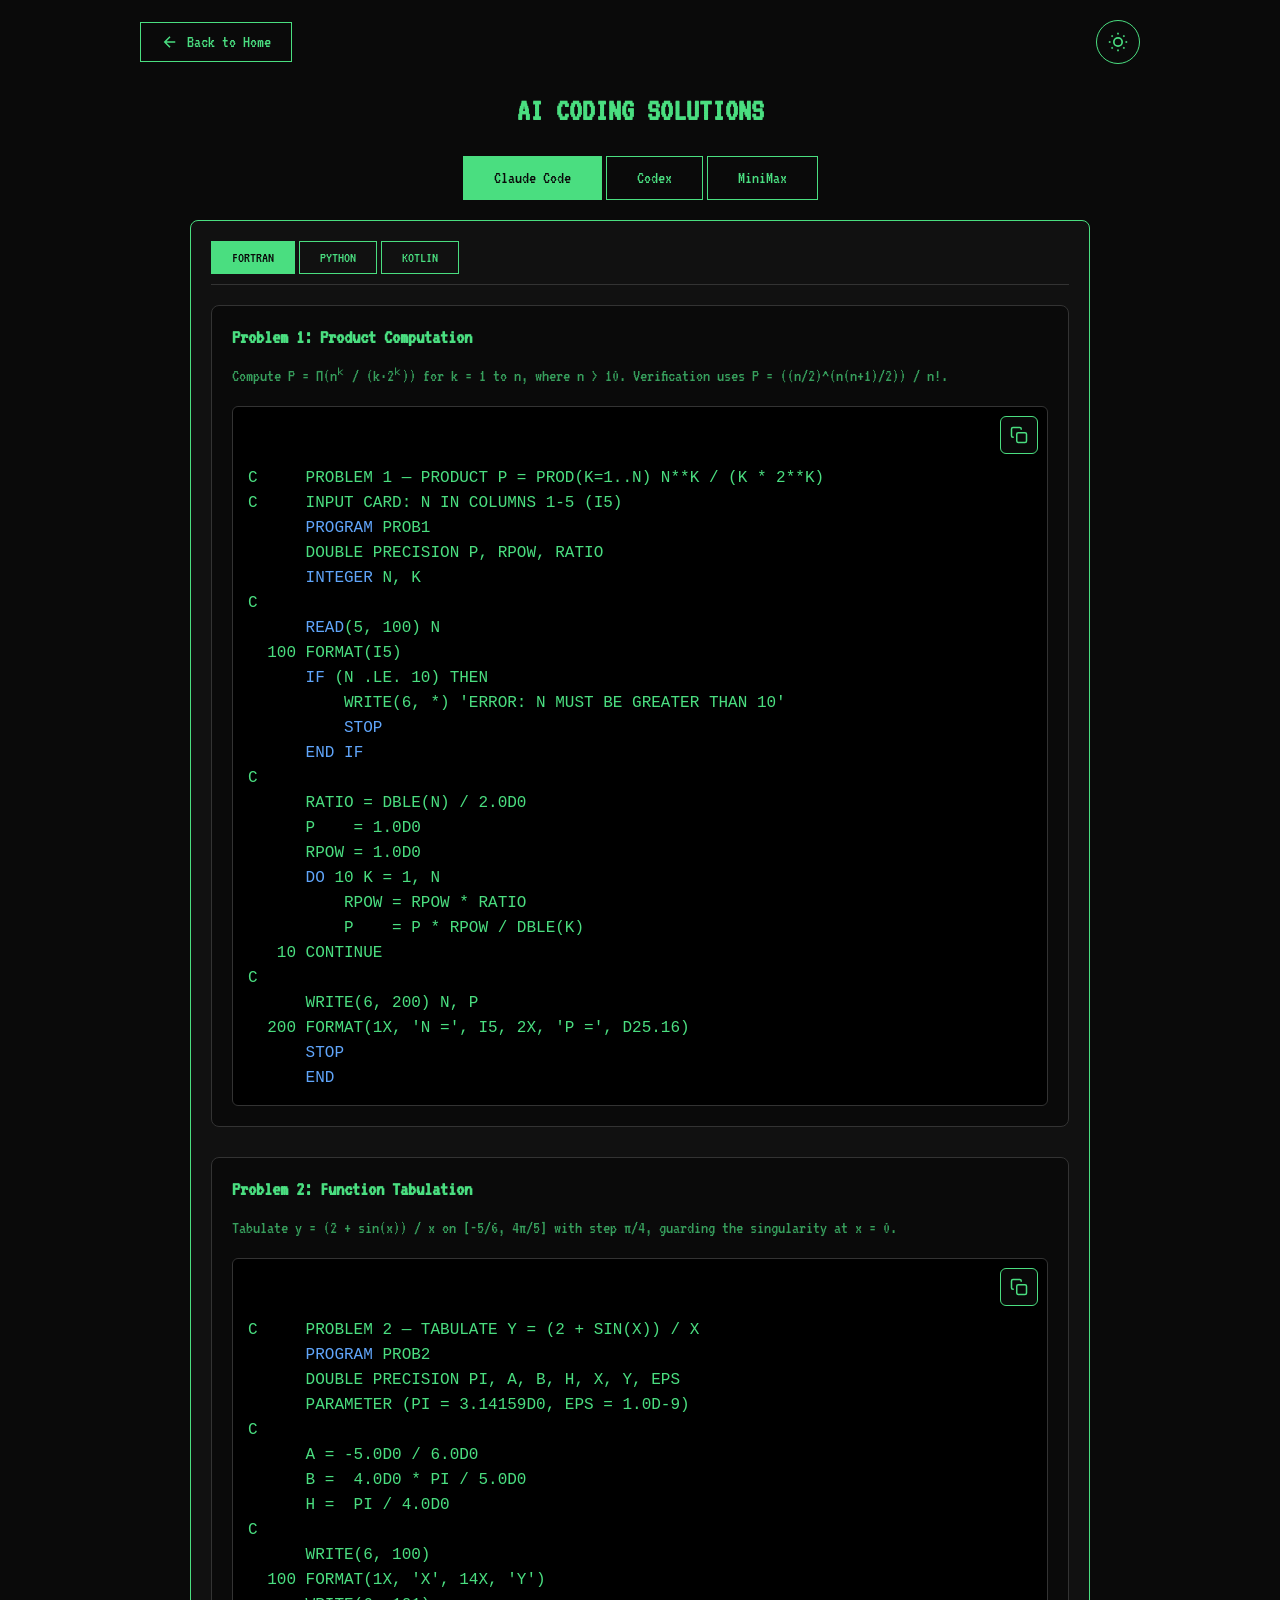
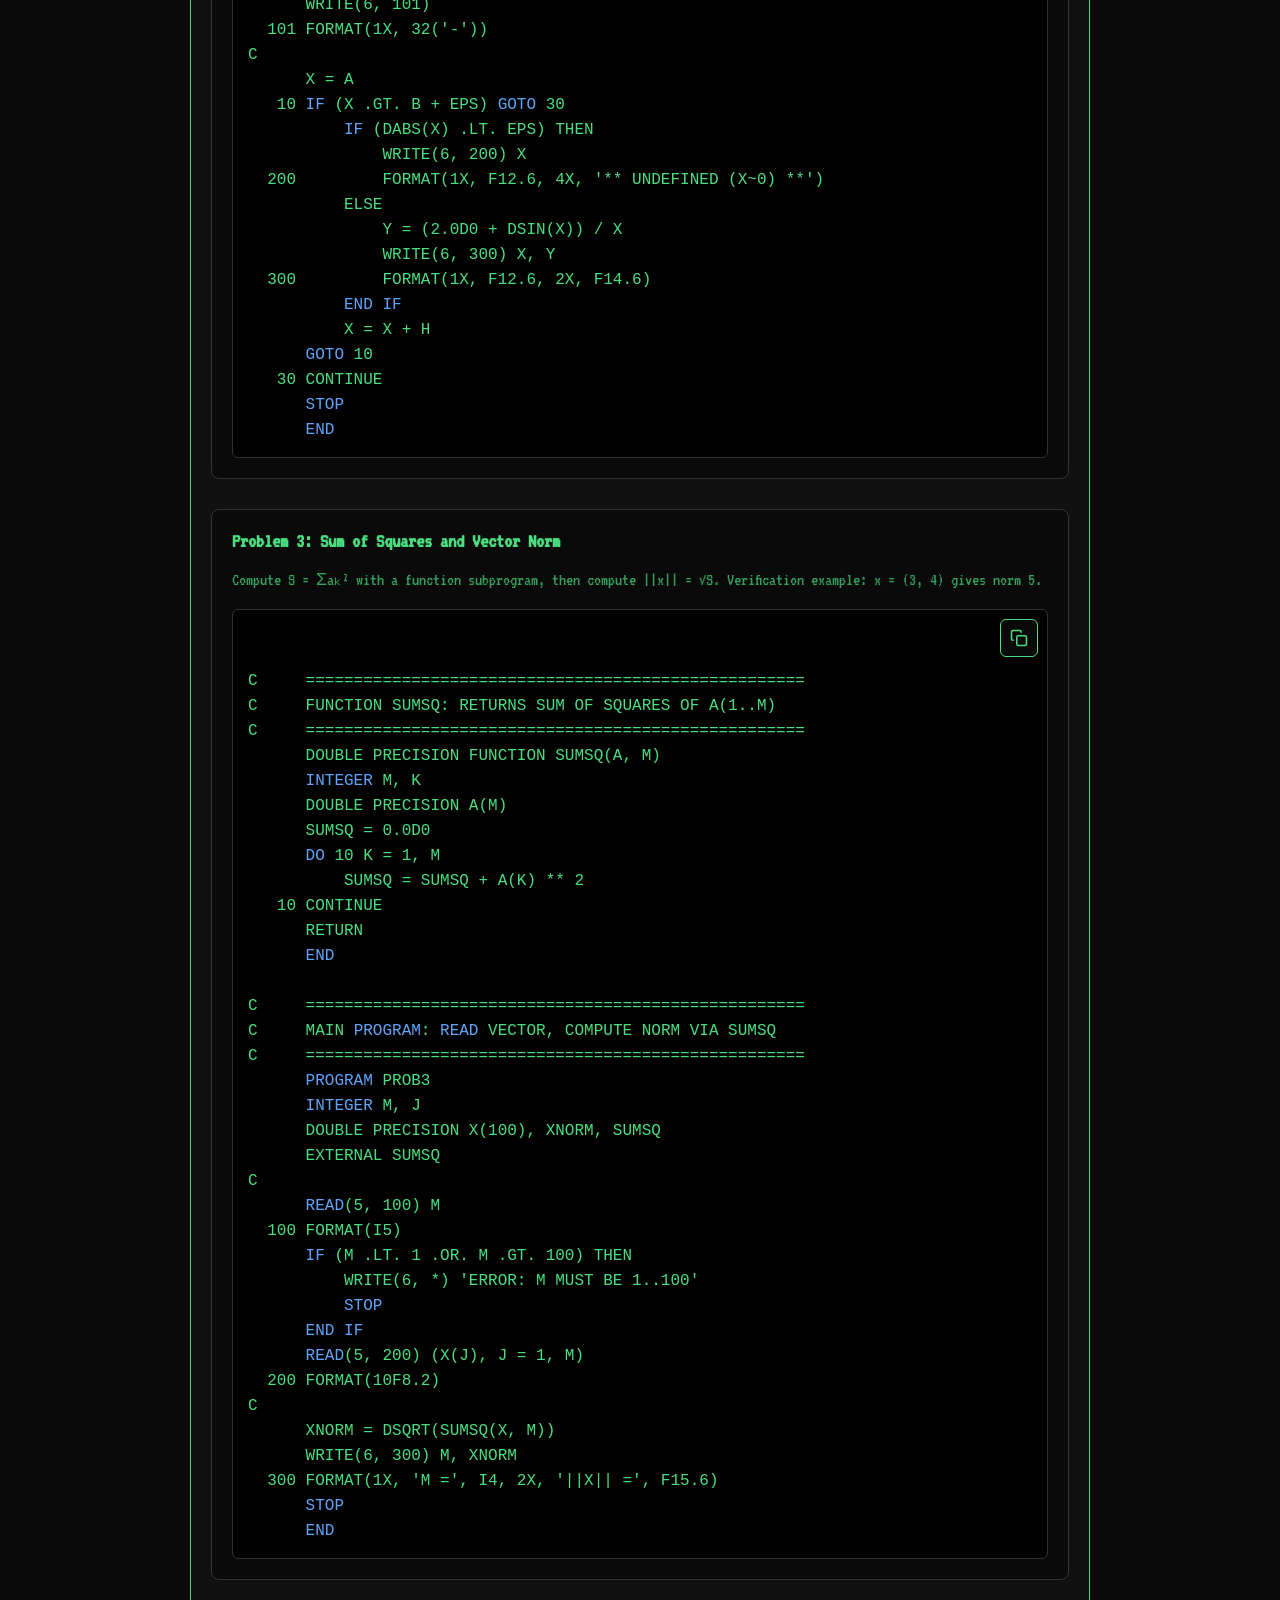
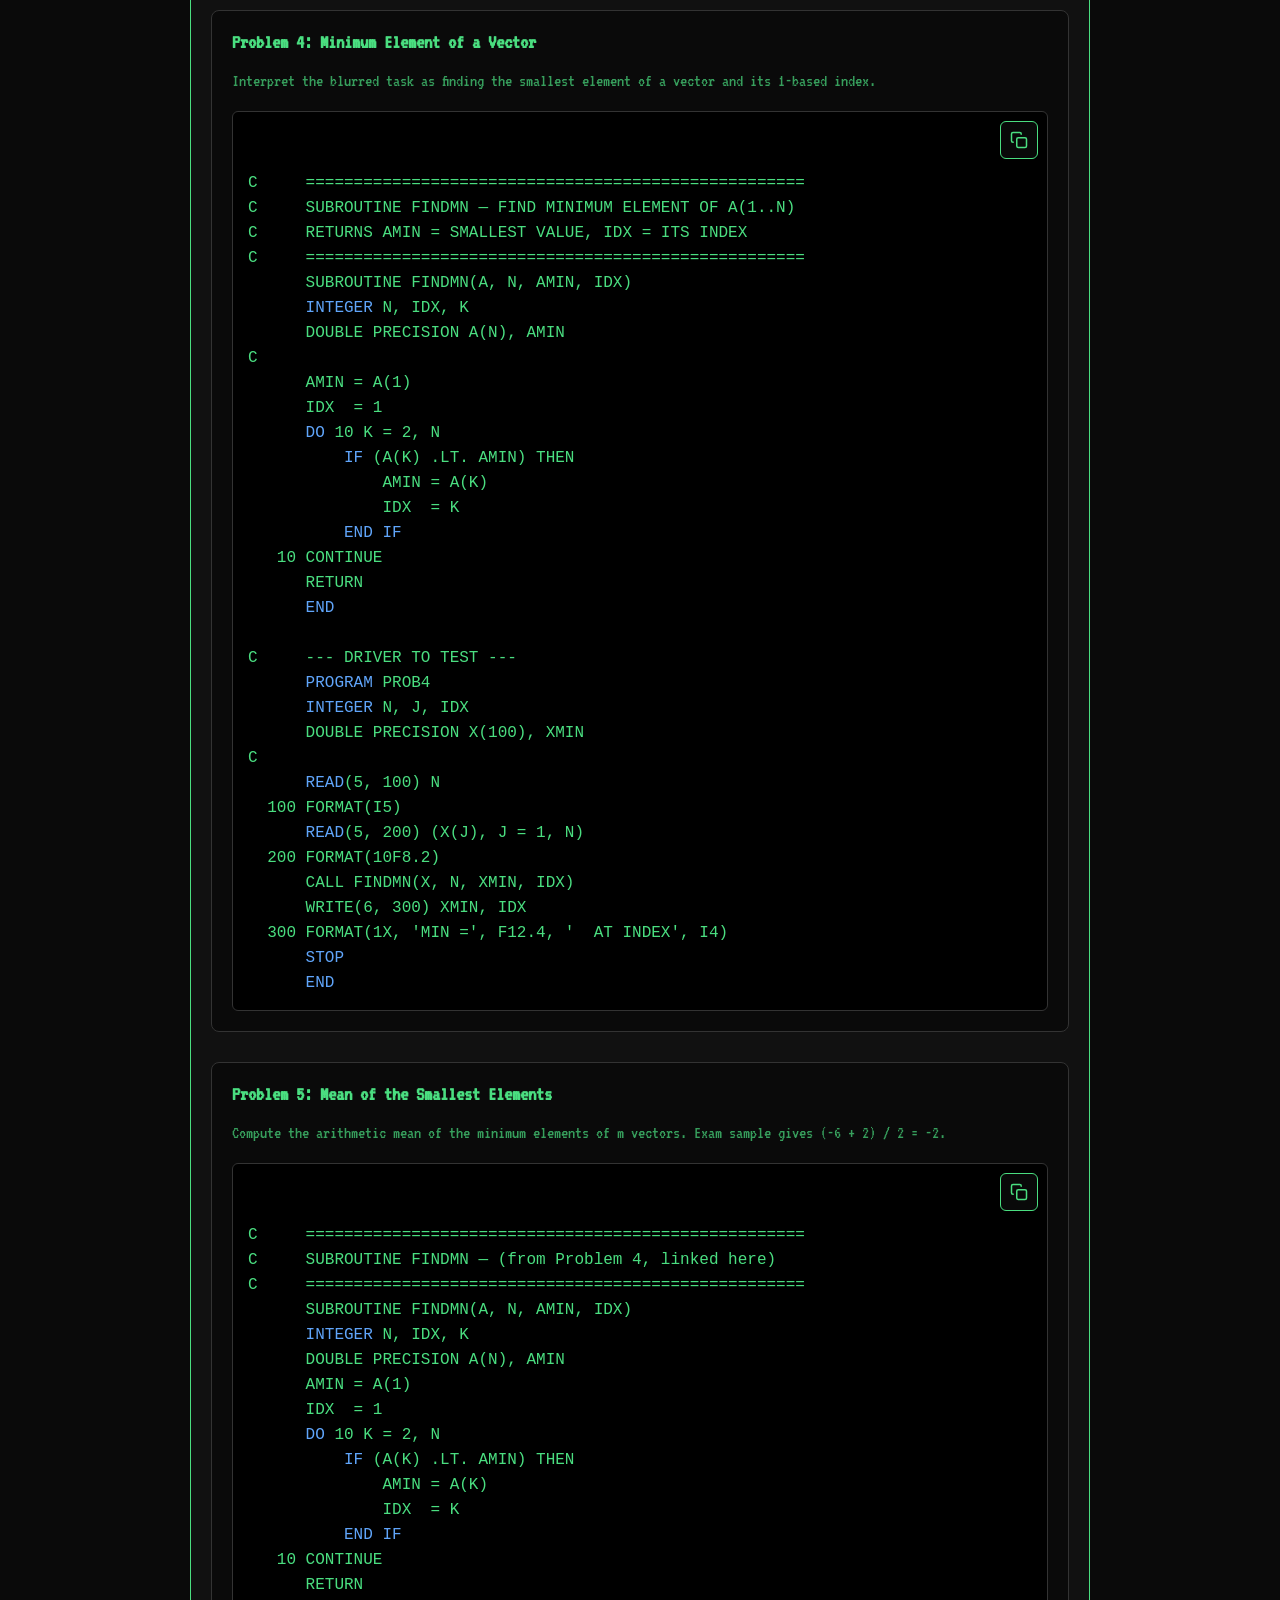
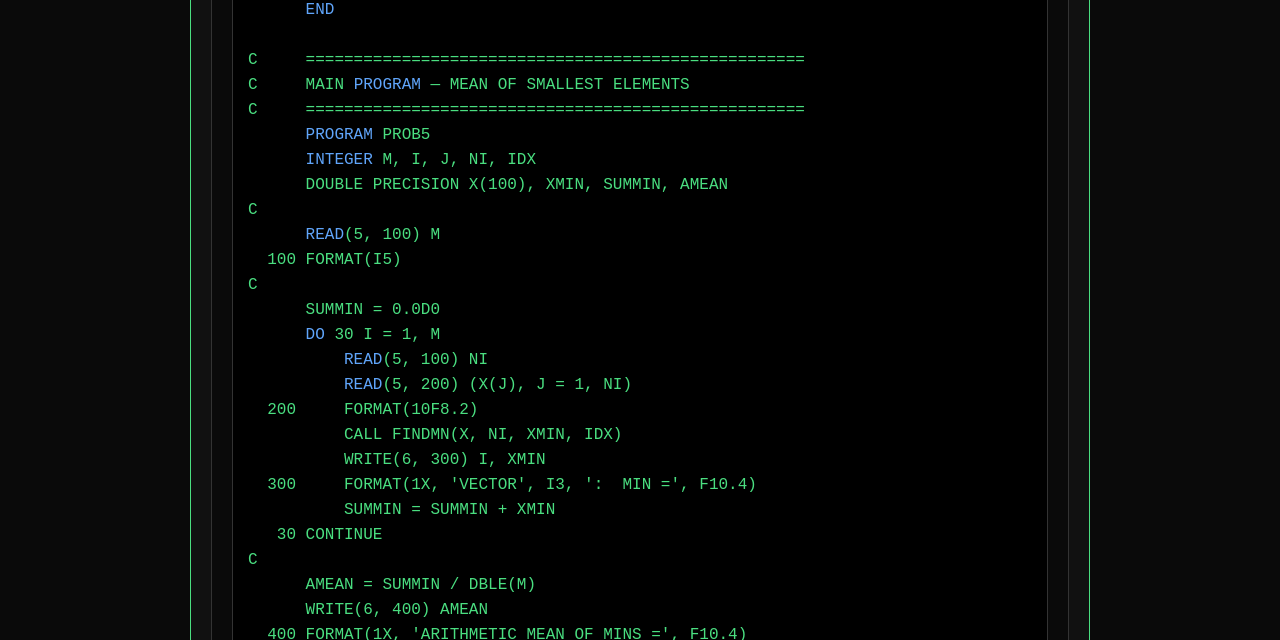
<file: solutions.html>
<!DOCTYPE html>
<html lang="en">
<head>
  <meta charset="UTF-8">
  <meta name="viewport" content="width=device-width, initial-scale=1.0">
  <title>Solutions - Fortran meets AI</title>
  <meta name="description" content="Run and compare Python, FORTRAN, and Kotlin solutions for a 1978 programming exam across Claude, Codex, and MiniMax.">
  <link rel="canonical" href="https://viksaaskool.github.io/Fortran-meets-AI/solutions.html">
  
  <!-- Open Graph / Facebook -->
  <meta property="og:type" content="website">
  <meta property="og:url" content="https://viksaaskool.github.io/Fortran-meets-AI/solutions.html">
  <meta property="og:title" content="Solutions - Fortran meets AI">
  <meta property="og:description" content="Run and compare Python, FORTRAN, and Kotlin solutions for a 1978 programming exam across Claude, Codex, and MiniMax.">
  <meta property="og:image" content="https://is.gd/uXvEud">
  <meta property="og:image:secure_url" content="https://is.gd/uXvEud">
  <meta property="og:image:alt" content="Fortran meets AI preview image">
  
  <!-- Twitter -->
  <meta property="twitter:card" content="summary_large_image">
  <meta property="twitter:url" content="https://viksaaskool.github.io/Fortran-meets-AI/solutions.html">
  <meta property="twitter:title" content="Solutions - Fortran meets AI">
  <meta property="twitter:description" content="Run and compare Python, FORTRAN, and Kotlin solutions for a 1978 programming exam across Claude, Codex, and MiniMax.">
  <meta property="twitter:image" content="https://is.gd/uXvEud">
  <meta property="twitter:image:alt" content="Fortran meets AI preview image">
  <link rel="preconnect" href="https://fonts.googleapis.com">
  <link rel="preconnect" href="https://fonts.gstatic.com" crossorigin>
  <link href="https://fonts.googleapis.com/css2?family=VT323&display=swap" rel="stylesheet">
  <style>
    * { margin: 0; padding: 0; box-sizing: border-box; }
    
    body { 
      font-family: 'VT323', 'Courier New', monospace; 
      background: #0a0a0a;
      color: #4ade80;
      min-height: 100vh;
      padding: 20px;
      font-size: 18px;
    }
    
    .header {
      display: flex;
      justify-content: space-between;
      align-items: center;
      max-width: 1000px;
      margin: 0 auto 30px;
    }
    
    .back-btn {
      display: inline-flex;
      align-items: center;
      gap: 8px;
      padding: 10px 20px;
      color: #4ade80;
      text-decoration: none;
      font-size: 1.1rem;
      transition: opacity 0.2s;
      border: 1px solid #4ade80;
    }
    .back-btn:hover { opacity: 0.7; }
    .back-btn svg { width: 18px; height: 18px; }
    
    .theme-toggle { 
      width: 44px; height: 44px; cursor: pointer; border-radius: 50%; border: 1px solid #4ade80;
      background: transparent; color: #4ade80; font-size: 20px; display: flex; align-items: center; justify-content: center;
      transition: transform 0.3s, background 0.3s;
    }
    .theme-toggle:hover { transform: scale(1.1); background: rgba(74, 222, 128, 0.1); }
    
    .theme-toggle .icon { display: block; }
    .theme-toggle .icon-moon { display: none; }
    body.light .theme-toggle .icon-sun { display: none; }
    body.light .theme-toggle .icon-moon { display: block; }
    
    h1 { text-align: center; color: #4ade80; margin-bottom: 30px; font-size: 2rem; text-transform: uppercase; }
    body.light h1 { color: #16a34a; }
    
    .tabs { display: flex; justify-content: center; gap: 4px; margin-bottom: 20px; flex-wrap: wrap; }
    .tab-btn { padding: 12px 30px; background: transparent; border: 1px solid #4ade80; color: #4ade80; cursor: pointer; font-size: 1.1rem; font-family: inherit; }
    body.light .tab-btn { border-color: #16a34a; color: #16a34a; }
    .tab-btn:hover { background: rgba(74, 222, 128, 0.1); }
    .tab-btn.active { background: #4ade80; color: #0a0a0a; }
    body.light .tab-btn.active { background: #16a34a; color: #fff; }
    
    .tab-content { display: none; background: #111; border: 1px solid #4ade80; border-radius: 8px; padding: 20px; max-width: 900px; margin: 0 auto; }
    body.light .tab-content { background: #f5f5f5; border-color: #16a34a; }
    .tab-content.active { display: block; }
    
    .lang-tabs { display: flex; gap: 4px; margin-bottom: 20px; border-bottom: 1px solid #333; padding-bottom: 10px; flex-wrap: wrap; }
    body.light .lang-tabs { border-color: #ddd; }
    .lang-btn { padding: 8px 20px; background: transparent; border: 1px solid #4ade80; color: #4ade80; cursor: pointer; font-size: 0.95rem; font-family: inherit; }
    body.light .lang-btn { border-color: #16a34a; color: #16a34a; }
    .lang-btn:hover { background: rgba(74, 222, 128, 0.1); }
    .lang-btn.active { background: #4ade80; color: #0a0a0a; }
    body.light .lang-btn.active { background: #16a34a; color: #fff; }
    
    .lang-content { display: none; }
    .lang-content.active { display: block; }
    
    .problem { margin-bottom: 30px; padding: 20px; background: #0a0a0a; border: 1px solid #333; border-radius: 8px; }
    body.light .problem { background: #fff; border-color: #ddd; }
    .problem h2 { color: #4ade80; margin-bottom: 15px; font-size: 1.3rem; }
    body.light .problem h2 { color: #16a34a; }
    .problem p { color: #4ade80; opacity: 0.7; margin-bottom: 15px; line-height: 1.6; }
    body.light .problem p { color: #333; }
    .code-block { position: relative; }
    .copy-btn {
      width: 38px;
      height: 38px;
      border: 1px solid #4ade80;
      background: rgba(10, 10, 10, 0.9);
      color: #4ade80;
      border-radius: 6px;
      cursor: pointer;
      display: inline-flex;
      align-items: center;
      justify-content: center;
      transition: background 0.2s ease, transform 0.2s ease, opacity 0.2s ease;
      z-index: 1;
    }
    .copy-btn:hover { background: rgba(74, 222, 128, 0.12); transform: scale(1.05); }
    .copy-btn.copied { background: #4ade80; color: #0a0a0a; }
    .copy-btn svg { width: 18px; height: 18px; }
    .code-actions {
      position: absolute;
      top: 10px;
      right: 10px;
      display: flex;
      gap: 8px;
      align-items: center;
      z-index: 1;
    }
    body.light .copy-btn {
      border-color: #16a34a;
      color: #16a34a;
      background: rgba(255, 255, 255, 0.95);
    }
    body.light .copy-btn:hover { background: rgba(22, 163, 74, 0.12); }
    body.light .copy-btn.copied { background: #16a34a; color: #fff; }
    .toast {
      position: fixed;
      right: 24px;
      bottom: 24px;
      padding: 14px 20px;
      border: 1px solid #4ade80;
      background: rgba(0, 0, 0, 0.92);
      color: #4ade80;
      border-radius: 8px;
      box-shadow: 0 18px 40px rgba(0, 0, 0, 0.35);
      font-size: 1rem;
      opacity: 0;
      transform: translateY(16px);
      pointer-events: none;
      transition: opacity 0.2s ease, transform 0.2s ease;
      z-index: 2000;
    }
    .toast.visible {
      opacity: 1;
      transform: translateY(0);
    }
    body.light .toast {
      border-color: #16a34a;
      background: rgba(255, 255, 255, 0.96);
      color: #16a34a;
    }
    .run-btn {
      width: auto;
      min-width: 74px;
      padding: 0 12px;
      font-family: inherit;
      font-size: 0.95rem;
      text-transform: uppercase;
      letter-spacing: 0.03em;
    }
    .run-btn:disabled {
      opacity: 0.6;
      cursor: wait;
      transform: none;
    }
    .run-output {
      margin-top: 12px;
      border: 1px solid #333;
      border-radius: 6px;
      background: #050505;
      overflow: hidden;
    }
    .run-output.hidden {
      display: none;
    }
    .run-output-header {
      display: flex;
      justify-content: space-between;
      align-items: center;
      padding: 10px 14px;
      border-bottom: 1px solid #222;
      color: #4ade80;
      background: rgba(74, 222, 128, 0.05);
    }
    .run-output-title {
      text-transform: uppercase;
      letter-spacing: 0.04em;
      font-size: 0.95rem;
    }
    .run-time {
      opacity: 0.8;
      font-size: 0.9rem;
    }
    .run-output pre {
      margin: 0;
      padding: 14px;
      padding-top: 14px;
      border: 0;
      border-radius: 0;
      background: transparent;
      white-space: pre-wrap;
      word-break: break-word;
    }
    body.light .run-output {
      border-color: #d6d6d6;
      background: #fafafa;
    }
    body.light .run-output-header {
      border-bottom-color: #dcdcdc;
      color: #16a34a;
      background: rgba(22, 163, 74, 0.08);
    }
    body.light .run-output pre {
      background: transparent;
      color: #111;
    }
    pre { background: #000; padding: 15px; padding-top: 58px; border-radius: 6px; overflow-x: auto; font-family: 'VT323', 'Courier New', monospace; font-size: 1rem; line-height: 1.5; border: 1px solid #333; }
    body.light pre { background: #1a1a1a; }
    
    .keyword { color: #60a5fa; }
    .comment { color: #6a9955; }
    .number { color: #b5cea8; }
    .string { color: #ce9178; }
    
    @media (max-width: 600px) {
      .header { flex-direction: column; gap: 15px; }
      .tabs { gap: 2px; }
      .tab-btn { padding: 10px 15px; font-size: 0.95rem; }
      .lang-btn { padding: 6px 12px; font-size: 0.85rem; }
    }
  </style>
</head>
<body>
  <div class="header">
    <a href="index.html" class="back-btn">
      <svg xmlns="http://www.w3.org/2000/svg" viewBox="0 0 24 24" fill="none" stroke="currentColor" stroke-width="2"><path d="M19 12H5M12 19l-7-7 7-7"/></svg>
      Back to Home
    </a>
    <button class="theme-toggle" onclick="toggleTheme()">
      <svg class="icon icon-sun" xmlns="http://www.w3.org/2000/svg" width="20" height="20" viewBox="0 0 24 24" fill="none" stroke="currentColor" stroke-width="2"><circle cx="12" cy="12" r="5"></circle><line x1="12" y1="1" x2="12" y2="3"></line><line x1="12" y1="21" x2="12" y2="23"></line><line x1="4.22" y1="4.22" x2="5.64" y2="5.64"></line><line x1="18.36" y1="18.36" x2="19.78" y2="19.78"></line><line x1="1" y1="12" x2="3" y2="12"></line><line x1="21" y1="12" x2="23" y2="12"></line><line x1="4.22" y1="19.78" x2="5.64" y2="18.36"></line><line x1="18.36" y1="5.64" x2="19.78" y2="4.22"></line></svg>
      <svg class="icon icon-moon" xmlns="http://www.w3.org/2000/svg" width="20" height="20" viewBox="0 0 24 24" fill="none" stroke="currentColor" stroke-width="2"><path d="M21 12.79A9 9 0 1 1 11.21 3 7 7 0 0 0 21 12.79z"></path></svg>
    </button>
  </div>
  
  <h1>AI Coding Solutions</h1>

  <div class="tabs">
    <button class="tab-btn active" onclick="showModel('claude')">Claude Code</button>
    <button class="tab-btn" onclick="showModel('codex')">Codex</button>
    <button class="tab-btn" onclick="showModel('minimax')">MiniMax</button>
  </div>

  <!-- Claude -->
  <div id="claude" class="tab-content active">
    <div class="lang-tabs">
      <button class="lang-btn active" onclick="showLang('claude', 'fortran')">FORTRAN</button>
      <button class="lang-btn" onclick="showLang('claude', 'python')">PYTHON</button>
      <button class="lang-btn" onclick="showLang('claude', 'kotlin')">KOTLIN</button>
    </div>
    <div id="claude-fortran" class="lang-content active"><p style="text-align:center;padding:40px;opacity:0.5;">Coming soon...</p></div>
    <div id="claude-python" class="lang-content"><p style="text-align:center;padding:40px;opacity:0.5;">Coming soon...</p></div>
    <div id="claude-kotlin" class="lang-content"><p style="text-align:center;padding:40px;opacity:0.5;">Coming soon...</p></div>
  </div>

  <!-- Codex -->
  <div id="codex" class="tab-content">
    <div class="lang-tabs">
      <button class="lang-btn active" onclick="showLang('codex', 'fortran')">FORTRAN</button>
      <button class="lang-btn" onclick="showLang('codex', 'python')">PYTHON</button>
      <button class="lang-btn" onclick="showLang('codex', 'kotlin')">KOTLIN</button>
    </div>
    <div id="codex-fortran" class="lang-content active"><p style="text-align:center;padding:40px;opacity:0.5;">Coming soon...</p></div>
    <div id="codex-python" class="lang-content"><p style="text-align:center;padding:40px;opacity:0.5;">Coming soon...</p></div>
    <div id="codex-kotlin" class="lang-content"><p style="text-align:center;padding:40px;opacity:0.5;">Coming soon...</p></div>
  </div>

  <!-- MiniMax -->
  <div id="minimax" class="tab-content">
    <div class="lang-tabs">
      <button class="lang-btn active" onclick="showLang('minimax', 'fortran')">FORTRAN</button>
      <button class="lang-btn" onclick="showLang('minimax', 'python')">PYTHON</button>
      <button class="lang-btn" onclick="showLang('minimax', 'kotlin')">KOTLIN</button>
    </div>
    <div id="minimax-fortran" class="lang-content active"></div>
    <div id="minimax-python" class="lang-content"></div>
    <div id="minimax-kotlin" class="lang-content"></div>
  </div>

  <div id="toast" class="toast" role="status" aria-live="polite">Code snippet copied</div>

  <script>
    var pyodideReadyPromise = null;
    var pyodideInstance = null;
    var selectedLangByModel = {
      claude: 'fortran',
      codex: 'fortran',
      minimax: 'fortran'
    };
    var data = {
      claude: {
        fortran: [
          { title: "Problem 1: Product Computation", desc: "Compute P = ∏(nᵏ / (k·2ᵏ)) for k = 1 to n, where n > 10. Verification uses P = ((n/2)^(n(n+1)/2)) / n!.", code: "C     PROBLEM 1 — PRODUCT P = PROD(K=1..N) N**K / (K * 2**K)\nC     INPUT CARD: N IN COLUMNS 1-5 (I5)\n      PROGRAM PROB1\n      DOUBLE PRECISION P, RPOW, RATIO\n      INTEGER N, K\nC\n      READ(5, 100) N\n  100 FORMAT(I5)\n      IF (N .LE. 10) THEN\n          WRITE(6, *) 'ERROR: N MUST BE GREATER THAN 10'\n          STOP\n      END IF\nC\n      RATIO = DBLE(N) / 2.0D0\n      P    = 1.0D0\n      RPOW = 1.0D0\n      DO 10 K = 1, N\n          RPOW = RPOW * RATIO\n          P    = P * RPOW / DBLE(K)\n   10 CONTINUE\nC\n      WRITE(6, 200) N, P\n  200 FORMAT(1X, 'N =', I5, 2X, 'P =', D25.16)\n      STOP\n      END" },
          { title: "Problem 2: Function Tabulation", desc: "Tabulate y = (2 + sin(x)) / x on [-5/6, 4π/5] with step π/4, guarding the singularity at x = 0.", code: "C     PROBLEM 2 — TABULATE Y = (2 + SIN(X)) / X\n      PROGRAM PROB2\n      DOUBLE PRECISION PI, A, B, H, X, Y, EPS\n      PARAMETER (PI = 3.14159D0, EPS = 1.0D-9)\nC\n      A = -5.0D0 / 6.0D0\n      B =  4.0D0 * PI / 5.0D0\n      H =  PI / 4.0D0\nC\n      WRITE(6, 100)\n  100 FORMAT(1X, 'X', 14X, 'Y')\n      WRITE(6, 101)\n  101 FORMAT(1X, 32('-'))\nC\n      X = A\n   10 IF (X .GT. B + EPS) GOTO 30\n          IF (DABS(X) .LT. EPS) THEN\n              WRITE(6, 200) X\n  200         FORMAT(1X, F12.6, 4X, '** UNDEFINED (X~0) **')\n          ELSE\n              Y = (2.0D0 + DSIN(X)) / X\n              WRITE(6, 300) X, Y\n  300         FORMAT(1X, F12.6, 2X, F14.6)\n          END IF\n          X = X + H\n      GOTO 10\n   30 CONTINUE\n      STOP\n      END" },
          { title: "Problem 3: Sum of Squares and Vector Norm", desc: "Compute S = Σaₖ² with a function subprogram, then compute ||x|| = √S. Verification example: x = (3, 4) gives norm 5.", code: "C     ====================================================\nC     FUNCTION SUMSQ: RETURNS SUM OF SQUARES OF A(1..M)\nC     ====================================================\n      DOUBLE PRECISION FUNCTION SUMSQ(A, M)\n      INTEGER M, K\n      DOUBLE PRECISION A(M)\n      SUMSQ = 0.0D0\n      DO 10 K = 1, M\n          SUMSQ = SUMSQ + A(K) ** 2\n   10 CONTINUE\n      RETURN\n      END\n\nC     ====================================================\nC     MAIN PROGRAM: READ VECTOR, COMPUTE NORM VIA SUMSQ\nC     ====================================================\n      PROGRAM PROB3\n      INTEGER M, J\n      DOUBLE PRECISION X(100), XNORM, SUMSQ\n      EXTERNAL SUMSQ\nC\n      READ(5, 100) M\n  100 FORMAT(I5)\n      IF (M .LT. 1 .OR. M .GT. 100) THEN\n          WRITE(6, *) 'ERROR: M MUST BE 1..100'\n          STOP\n      END IF\n      READ(5, 200) (X(J), J = 1, M)\n  200 FORMAT(10F8.2)\nC\n      XNORM = DSQRT(SUMSQ(X, M))\n      WRITE(6, 300) M, XNORM\n  300 FORMAT(1X, 'M =', I4, 2X, '||X|| =', F15.6)\n      STOP\n      END" },
          { title: "Problem 4: Minimum Element of a Vector", desc: "Interpret the blurred task as finding the smallest element of a vector and its 1-based index.", code: "C     ====================================================\nC     SUBROUTINE FINDMN — FIND MINIMUM ELEMENT OF A(1..N)\nC     RETURNS AMIN = SMALLEST VALUE, IDX = ITS INDEX\nC     ====================================================\n      SUBROUTINE FINDMN(A, N, AMIN, IDX)\n      INTEGER N, IDX, K\n      DOUBLE PRECISION A(N), AMIN\nC\n      AMIN = A(1)\n      IDX  = 1\n      DO 10 K = 2, N\n          IF (A(K) .LT. AMIN) THEN\n              AMIN = A(K)\n              IDX  = K\n          END IF\n   10 CONTINUE\n      RETURN\n      END\n\nC     --- DRIVER TO TEST ---\n      PROGRAM PROB4\n      INTEGER N, J, IDX\n      DOUBLE PRECISION X(100), XMIN\nC\n      READ(5, 100) N\n  100 FORMAT(I5)\n      READ(5, 200) (X(J), J = 1, N)\n  200 FORMAT(10F8.2)\n      CALL FINDMN(X, N, XMIN, IDX)\n      WRITE(6, 300) XMIN, IDX\n  300 FORMAT(1X, 'MIN =', F12.4, '  AT INDEX', I4)\n      STOP\n      END" },
          { title: "Problem 5: Mean of the Smallest Elements", desc: "Compute the arithmetic mean of the minimum elements of m vectors. Exam sample gives (-6 + 2) / 2 = -2.", code: "C     ====================================================\nC     SUBROUTINE FINDMN — (from Problem 4, linked here)\nC     ====================================================\n      SUBROUTINE FINDMN(A, N, AMIN, IDX)\n      INTEGER N, IDX, K\n      DOUBLE PRECISION A(N), AMIN\n      AMIN = A(1)\n      IDX  = 1\n      DO 10 K = 2, N\n          IF (A(K) .LT. AMIN) THEN\n              AMIN = A(K)\n              IDX  = K\n          END IF\n   10 CONTINUE\n      RETURN\n      END\n\nC     ====================================================\nC     MAIN PROGRAM — MEAN OF SMALLEST ELEMENTS\nC     ====================================================\n      PROGRAM PROB5\n      INTEGER M, I, J, NI, IDX\n      DOUBLE PRECISION X(100), XMIN, SUMMIN, AMEAN\nC\n      READ(5, 100) M\n  100 FORMAT(I5)\nC\n      SUMMIN = 0.0D0\n      DO 30 I = 1, M\n          READ(5, 100) NI\n          READ(5, 200) (X(J), J = 1, NI)\n  200     FORMAT(10F8.2)\n          CALL FINDMN(X, NI, XMIN, IDX)\n          WRITE(6, 300) I, XMIN\n  300     FORMAT(1X, 'VECTOR', I3, ':  MIN =', F10.4)\n          SUMMIN = SUMMIN + XMIN\n   30 CONTINUE\nC\n      AMEAN = SUMMIN / DBLE(M)\n      WRITE(6, 400) AMEAN\n  400 FORMAT(1X, 'ARITHMETIC MEAN OF MINS =', F10.4)\n      STOP\n      END" }
        ],
        python: [
          { title: "Problem 1: Product Computation", desc: "Compute P = ∏(nᵏ / (k·2ᵏ)) for k = 1 to n, where n > 10. Verification uses P = ((n/2)^(n(n+1)/2)) / n!.", code: "import math\n\ndef compute_product(n: int) -> float:\n    \"\"\"Compute P = prod(k=1..n) n**k / (k * 2**k).\"\"\"\n    if n <= 10:\n        raise ValueError(\"n must be greater than 10\")\n    ratio = n / 2.0\n    P = 1.0\n    rpow = 1.0\n    for k in range(1, n + 1):\n        rpow *= ratio\n        P *= rpow / k\n    return P\n\n# --- sample run ---\nn = 11\nP = compute_product(n)\nprint(f\"n = {n}  P = {P:.16e}\")\n\n# --- verification via closed form ---\nP_check = (n / 2.0) ** (n * (n + 1) // 2) / math.factorial(n)\nprint(f\"Verification (closed form): P = {P_check:.16e}\")" },
          { title: "Problem 2: Function Tabulation", desc: "Tabulate y = (2 + sin(x)) / x on [-5/6, 4π/5] with step π/4, guarding the singularity at x = 0.", code: "import math\n\nPI  = 3.14159\nEPS = 1e-9\n\na = -5.0 / 6.0          # start\nb =  4.0 * PI / 5.0     # end\nh =  PI / 4.0           # step\n\nprint(f\"{'x':>12s}  {'y':>14s}\")\nprint(\"-\" * 30)\n\nx = a\nwhile x <= b + EPS:\n    if abs(x) < EPS:\n        print(f\"{x:12.6f}  {'UNDEFINED (x≈0)':>14s}\")\n    else:\n        y = (2.0 + math.sin(x)) / x\n        print(f\"{x:12.6f}  {y:14.6f}\")\n    x += h" },
          { title: "Problem 3: Sum of Squares and Vector Norm", desc: "Compute S = Σaₖ² with a function subprogram, then compute ||x|| = √S. Verification example: x = (3, 4) gives norm 5.", code: "import math\n\ndef sumsq(a: list[float]) -> float:\n    \"\"\"Return the sum of squares of elements in a.\"\"\"\n    return sum(x ** 2 for x in a)\n\ndef norm(x: list[float]) -> float:\n    \"\"\"Return the Euclidean norm of vector x.\"\"\"\n    return math.sqrt(sumsq(x))\n\n# --- sample run ---\nvals = [3.0, 4.0, 12.0, 0.0, 3.0]\nm = len(vals)\nprint(f\"m = {m}  ||x|| = {norm(vals):.6f}\")\n\n# --- verification ---\nprint(f\"Verify: norm([3,4]) = {norm([3.0, 4.0])}\")" },
          { title: "Problem 4: Minimum Element of a Vector", desc: "Interpret the blurred task as finding the smallest element of a vector and its 1-based index.", code: "def find_min(a: list[float]) -> tuple[float, int]:\n    \"\"\"Return (minimum value, 1-based index) of list a.\"\"\"\n    idx = 0\n    for k in range(1, len(a)):\n        if a[k] < a[idx]:\n            idx = k\n    return a[idx], idx + 1\n\n# --- test ---\nx = [2, 8, -6, 4, 5]\nval, pos = find_min(x)\nprint(f\"min = {val}  at index {pos}\")" },
          { title: "Problem 5: Mean of the Smallest Elements", desc: "Compute the arithmetic mean of the minimum elements of m vectors. Exam sample gives (-6 + 2) / 2 = -2.", code: "def find_min(a: list[float]) -> float:\n    \"\"\"Return the minimum element of a.\"\"\"\n    m = a[0]\n    for v in a[1:]:\n        if v < m:\n            m = v\n    return m\n\ndef mean_of_mins(vectors: list[list[float]]) -> float:\n    mins = [find_min(v) for v in vectors]\n    return sum(mins) / len(mins)\n\n# --- test with exam data ---\nx1 = [2, 8, -6, 4, 5]\nx2 = [6, 14, 2, 4, 7, 9]\nvectors = [x1, x2]\n\nfor i, v in enumerate(vectors, 1):\n    print(f\"Vector {i}: min = {find_min(v)}\")\n\nresult = mean_of_mins(vectors)\nprint(f\"Arithmetic mean of minimums = {result}\")" },
        ],
        kotlin: [
          { title: "Problem 1: Product Computation", desc: "Compute P = ∏(nᵏ / (k·2ᵏ)) for k = 1 to n, where n > 10. Verification uses P = ((n/2)^(n(n+1)/2)) / n!.", code: "fun computeProduct(n: Int): Double {\n    require(n > 10) { \"n must be greater than 10\" }\n    val ratio = n / 2.0\n    var P = 1.0\n    var rpow = 1.0\n    for (k in 1..n) {\n        rpow *= ratio\n        P *= rpow / k\n    }\n    return P\n}\n\nfun main() {\n    print(\"Enter n (> 10): \")\n    val n = readLine()!!.trim().toInt()\n    val P = computeProduct(n)\n    println(\"n = $n  P = ${\"%.16e\".format(P)}\")\n}" },
          { title: "Problem 2: Function Tabulation", desc: "Tabulate y = (2 + sin(x)) / x on [-5/6, 4π/5] with step π/4, guarding the singularity at x = 0.", code: "import kotlin.math.abs\nimport kotlin.math.sin\n\nfun main() {\n    val PI  = 3.14159\n    val EPS = 1e-9\n\n    val a = -5.0 / 6.0\n    val b =  4.0 * PI / 5.0\n    val h =  PI / 4.0\n\n    println(\"%12s  %14s\".format(\"x\", \"y\"))\n    println(\"-\".repeat(30))\n\n    var x = a\n    while (x <= b + EPS) {\n        if (abs(x) < EPS) {\n            println(\"%12.6f  %14s\".format(x, \"UNDEFINED\"))\n        } else {\n            val y = (2.0 + sin(x)) / x\n            println(\"%12.6f  %14.6f\".format(x, y))\n        }\n        x += h\n    }\n}" },
          { title: "Problem 3: Sum of Squares and Vector Norm", desc: "Compute S = Σaₖ² with a function subprogram, then compute ||x|| = √S. Verification example: x = (3, 4) gives norm 5.", code: "import kotlin.math.sqrt\n\nfun sumSq(a: DoubleArray): Double =\n    a.sumOf { it * it }\n\nfun norm(x: DoubleArray): Double =\n    sqrt(sumSq(x))\n\nfun main() {\n    print(\"Enter m (1..100): \")\n    val m = readLine()!!.trim().toInt()\n    print(\"Enter $m elements: \")\n    val x = readLine()!!.trim().split(\"\\\\s+\".toRegex())\n        .map { it.toDouble() }.toDoubleArray()\n    println(\"m = $m  ||x|| = ${\"%.6f\".format(norm(x))}\")\n\n    println(\"Verify: norm([3,4]) = ${norm(doubleArrayOf(3.0, 4.0))}\")\n}" },
          { title: "Problem 4: Minimum Element of a Vector", desc: "Interpret the blurred task as finding the smallest element of a vector and its 1-based index.", code: "fun findMin(a: DoubleArray): Pair<Double, Int> {\n    var minVal = a[0]\n    var minIdx = 0\n    for (k in 1 until a.size) {\n        if (a[k] < minVal) {\n            minVal = a[k]\n            minIdx = k\n        }\n    }\n    return minVal to (minIdx + 1)\n}\n\nfun main() {\n    val x = doubleArrayOf(2.0, 8.0, -6.0, 4.0, 5.0)\n    val (v, i) = findMin(x)\n    println(\"min = $v  at index $i\")\n}" },
          { title: "Problem 5: Mean of the Smallest Elements", desc: "Compute the arithmetic mean of the minimum elements of m vectors. Exam sample gives (-6 + 2) / 2 = -2.", code: "fun findMin(a: DoubleArray): Double {\n    var minVal = a[0]\n    for (k in 1 until a.size) {\n        if (a[k] < minVal) minVal = a[k]\n    }\n    return minVal\n}\n\nfun meanOfMins(vectors: List<DoubleArray>): Double {\n    val mins = vectors.map { findMin(it) }\n    return mins.sum() / mins.size\n}\n\nfun main() {\n    val x1 = doubleArrayOf(2.0, 8.0, -6.0, 4.0, 5.0)\n    val x2 = doubleArrayOf(6.0, 14.0, 2.0, 4.0, 7.0, 9.0)\n    val vectors = listOf(x1, x2)\n\n    vectors.forEachIndexed { i, v ->\n        println(\"Vector ${i + 1}: min = ${findMin(v)}\")\n    }\n    println(\"Arithmetic mean of minimums = ${meanOfMins(vectors)}\")\n}" },
        ]
      },
      codex: {
        fortran: [
          { title: "Problem 1: Product Computation", desc: "Compute P = ∏(n·k / (k·2ᵏ)) for k = 1 to n, where n > 10.", code: "PROGRAM PRODUCT\n  IMPLICIT NONE\n  INTEGER :: n, k\n  REAL(8) :: p\n\n  READ(*, *) n\n  IF (n <= 10) THEN\n    PRINT *, 'n must be greater than 10'\n    STOP\n  END IF\n\n  p = 1.0D0\n  DO k = 1, n\n    p = p * DBLE(n) / (2.0D0 ** k)\n  END DO\n\n  PRINT '(A, ES16.8)', 'P = ', p\nEND PROGRAM PRODUCT" },
          { title: "Problem 2: Function Tabulation", desc: "Tabulate y = (2 + sin(x)) / x for x in [-5/6, 4π/5] with step π/4, handling x = 0 safely.", code: "PROGRAM TABULATE\n  IMPLICIT NONE\n  REAL(8), PARAMETER :: pi = 3.14159D0\n  REAL(8), PARAMETER :: x_start = -5.0D0 / 6.0D0\n  REAL(8), PARAMETER :: x_step = pi / 4.0D0\n  REAL(8), PARAMETER :: x_end = 4.0D0 * pi / 5.0D0\n  REAL(8) :: x, y\n\n  PRINT '(A12, A20)', 'x', 'y'\n  x = x_start\n  DO WHILE (x <= x_end + 1.0D-12)\n    IF (ABS(x) < 1.0D-12) THEN\n      PRINT '(F12.6, A20)', x, 'undefined'\n    ELSE\n      y = (2.0D0 + SIN(x)) / x\n      PRINT '(F12.6, F20.6)', x, y\n    END IF\n    x = x + x_step\n  END DO\nEND PROGRAM TABULATE" },
          { title: "Problem 3: Sum of Squares and Vector Norm", desc: "Compute S = Σaₖ² for m ≤ 100 and use it to compute ||x|| = √(Σxₖ²).", code: "PROGRAM VECTOR_NORM\n  IMPLICIT NONE\n  INTEGER, PARAMETER :: max_m = 100\n  INTEGER :: m, k\n  REAL(8) :: x(max_m), s, norm_value\n\n  READ(*, *) m\n  IF (m < 1 .OR. m > max_m) THEN\n    PRINT *, 'm must be between 1 and 100'\n    STOP\n  END IF\n\n  READ(*, *) (x(k), k = 1, m)\n\n  s = sum_of_squares(x, m)\n  norm_value = SQRT(s)\n\n  PRINT '(A, F12.6)', 'S = ', s\n  PRINT '(A, F12.6)', '||x|| = ', norm_value\n\nCONTAINS\n  REAL(8) FUNCTION sum_of_squares(a, m)\n    IMPLICIT NONE\n    INTEGER, INTENT(IN) :: m\n    REAL(8), INTENT(IN) :: a(max_m)\n    INTEGER :: i\n\n    sum_of_squares = 0.0D0\n    DO i = 1, m\n      sum_of_squares = sum_of_squares + a(i) * a(i)\n    END DO\n  END FUNCTION sum_of_squares\nEND PROGRAM VECTOR_NORM" },
          { title: "Problem 4: Maximum Coefficient", desc: "Determine the maximum coefficient of a vector with n elements, where n ≤ 100.", code: "PROGRAM MAX_COEFFICIENT\n  IMPLICIT NONE\n  INTEGER, PARAMETER :: max_n = 100\n  INTEGER :: n, i\n  REAL(8) :: x(max_n), max_value\n\n  READ(*, *) n\n  IF (n < 1 .OR. n > max_n) THEN\n    PRINT *, 'n must be between 1 and 100'\n    STOP\n  END IF\n\n  READ(*, *) (x(i), i = 1, n)\n  max_value = x(1)\n\n  DO i = 2, n\n    IF (x(i) > max_value) max_value = x(i)\n  END DO\n\n  PRINT '(A, F12.6)', 'max = ', max_value\nEND PROGRAM MAX_COEFFICIENT" },
          { title: "Problem 5: Mean of Smallest Elements", desc: "Compute the arithmetic mean of the smallest elements of m different vectors.", code: "PROGRAM MEAN_OF_MINIMA\n  IMPLICIT NONE\n  INTEGER, PARAMETER :: max_n = 100\n  INTEGER :: m, n, i, j\n  REAL(8) :: x(max_n), min_value, total\n\n  READ(*, *) m\n  IF (m < 1) THEN\n    PRINT *, 'm must be positive'\n    STOP\n  END IF\n\n  total = 0.0D0\n  DO j = 1, m\n    READ(*, *) n\n    IF (n < 1 .OR. n > max_n) THEN\n      PRINT *, 'vector length must be between 1 and 100'\n      STOP\n    END IF\n\n    READ(*, *) (x(i), i = 1, n)\n    min_value = x(1)\n    DO i = 2, n\n      IF (x(i) < min_value) min_value = x(i)\n    END DO\n    total = total + min_value\n  END DO\n\n  PRINT '(A, F12.6)', 'mean = ', total / DBLE(m)\nEND PROGRAM MEAN_OF_MINIMA" }
        ],
        python: [
          { title: "Problem 1: Product Computation", desc: "Compute P = ∏(n·k / (k·2ᵏ)) for k = 1 to n, where n > 10.", code: "def compute_product(n: int) -> float:\n    if n <= 10:\n        raise ValueError('n must be greater than 10')\n\n    p = 1.0\n    for k in range(1, n + 1):\n        p *= n / (2 ** k)\n    return p\n\n\nn = 11\nprint(f'P = {compute_product(n):.8e}')" },
          { title: "Problem 2: Function Tabulation", desc: "Tabulate y = (2 + sin(x)) / x for x in [-5/6, 4π/5] with step π/4, handling x = 0 safely.", code: "import math\n\n\ndef compute_y(x: float):\n    if abs(x) < 1e-12:\n        return None\n    return (2 + math.sin(x)) / x\n\n\npi = 3.14159\nx = -5 / 6\nstep = pi / 4\nx_end = 4 * pi / 5\n\nprint(f\"{'x':>12} {'y':>20}\")\nwhile x <= x_end + 1e-12:\n    y = compute_y(x)\n    shown = 'undefined' if y is None else f'{y:.6f}'\n    print(f'{x:12.6f} {shown:>20}')\n    x += step" },
          { title: "Problem 3: Sum of Squares and Vector Norm", desc: "Compute S = Σaₖ² for m ≤ 100 and use it to compute ||x|| = √(Σxₖ²).", code: "import math\n\n\ndef sum_of_squares(values):\n    if not 1 <= len(values) <= 100:\n        raise ValueError('m must be between 1 and 100')\n    return sum(value * value for value in values)\n\n\ndef vector_norm(values):\n    return math.sqrt(sum_of_squares(values))\n\n\nx = [3.0, 4.0]\ns = sum_of_squares(x)\nprint(f'S = {s:.6f}')\nprint(f'||x|| = {vector_norm(x):.6f}')" },
          { title: "Problem 4: Maximum Coefficient", desc: "Determine the maximum coefficient of a vector with n elements, where n ≤ 100.", code: "def max_coefficient(values):\n    if not 1 <= len(values) <= 100:\n        raise ValueError('n must be between 1 and 100')\n    return max(values)\n\n\nx = [2, 8, -6, 4, 5]\nprint(f'max = {max_coefficient(x):.6f}')" },
          { title: "Problem 5: Mean of Smallest Elements", desc: "Compute the arithmetic mean of the smallest elements of m different vectors.", code: "def mean_of_minima(vectors):\n    if not vectors:\n        raise ValueError('at least one vector is required')\n    minima = [min(vector) for vector in vectors]\n    return sum(minima) / len(minima)\n\n\nvectors = [\n    [2, 8, -6, 4, 5],\n    [6, 14, 2, 4, 7, 9],\n]\nprint(f'mean = {mean_of_minima(vectors):.6f}')" }
        ],
        kotlin: [
          { title: "Problem 1: Product Computation", desc: "Compute P = ∏(n·k / (k·2ᵏ)) for k = 1 to n, where n > 10.", code: "import kotlin.math.pow\n\nfun computeProduct(n: Int): Double {\n    require(n > 10) { \"n must be greater than 10\" }\n\n    var p = 1.0\n    for (k in 1..n) {\n        p *= n.toDouble() / 2.0.pow(k.toDouble())\n    }\n    return p\n}\n\nfun main() {\n    val n = 11\n    println(\"P = %.8e\".format(computeProduct(n)))\n}" },
          { title: "Problem 2: Function Tabulation", desc: "Tabulate y = (2 + sin(x)) / x for x in [-5/6, 4π/5] with step π/4, handling x = 0 safely.", code: "import kotlin.math.abs\nimport kotlin.math.sin\n\nfun computeY(x: Double): Double? {\n    return if (abs(x) < 1e-12) null else (2.0 + sin(x)) / x\n}\n\nfun main() {\n    val pi = 3.14159\n    val step = pi / 4.0\n    val end = 4.0 * pi / 5.0\n    var x = -5.0 / 6.0\n\n    println(\"%12s %20s\".format(\"x\", \"y\"))\n    while (x <= end + 1e-12) {\n        val y = computeY(x)\n        val shown = y?.let { \"%.6f\".format(it) } ?: \"undefined\"\n        println(\"%12.6f %20s\".format(x, shown))\n        x += step\n    }\n}" },
          { title: "Problem 3: Sum of Squares and Vector Norm", desc: "Compute S = Σaₖ² for m ≤ 100 and use it to compute ||x|| = √(Σxₖ²).", code: "import kotlin.math.sqrt\n\nfun sumOfSquares(values: List<Double>): Double {\n    require(values.isNotEmpty() && values.size <= 100) { \"m must be between 1 and 100\" }\n    return values.sumOf { it * it }\n}\n\nfun vectorNorm(values: List<Double>): Double = sqrt(sumOfSquares(values))\n\nfun main() {\n    val x = listOf(3.0, 4.0)\n    println(\"S = %.6f\".format(sumOfSquares(x)))\n    println(\"||x|| = %.6f\".format(vectorNorm(x)))\n}" },
          { title: "Problem 4: Maximum Coefficient", desc: "Determine the maximum coefficient of a vector with n elements, where n ≤ 100.", code: "fun maxCoefficient(values: List<Double>): Double {\n    require(values.isNotEmpty() && values.size <= 100) { \"n must be between 1 and 100\" }\n    return values.maxOrNull()!!\n}\n\nfun main() {\n    val x = listOf(2.0, 8.0, -6.0, 4.0, 5.0)\n    println(\"max = %.6f\".format(maxCoefficient(x)))\n}" },
          { title: "Problem 5: Mean of Smallest Elements", desc: "Compute the arithmetic mean of the smallest elements of m different vectors.", code: "fun meanOfMinima(vectors: List<List<Double>>): Double {\n    require(vectors.isNotEmpty()) { \"at least one vector is required\" }\n    return vectors.map { it.minOrNull()!! }.average()\n}\n\nfun main() {\n    val vectors = listOf(\n        listOf(2.0, 8.0, -6.0, 4.0, 5.0),\n        listOf(6.0, 14.0, 2.0, 4.0, 7.0, 9.0)\n    )\n    println(\"mean = %.6f\".format(meanOfMinima(vectors)))\n}" }
        ]
      },
      minimax: {
        fortran: [
          { title: "Problem 1: Product Computation", desc: "Compute P = ∏(n·k / (k·2ᵏ)) for k=1 to n where n > 10", code: "      PROGRAM PROD\n      INTEGER N,K\n      REAL P\n      READ(*,*) N\n      P=1.0\n      DO 10 K=1,N\n10    P=P*(FLOAT(N)*FLOAT(K))/(FLOAT(K)*2.**K)\n      PRINT *,P\n      END" },
          { title: "Problem 2: Function Tabulation", desc: "Tabulate y = (2 + sin(x)) / x for x ∈ [-5π/6, 4π/5] with step π/4", code: "      PROGRAM TAB\n      PI=3.14159\n      X=-5.*PI/6.\n10    IF(X.GT.4.*PI/5.) STOP\n      IF(ABS(X).LT.1.E-6) THEN\n        PRINT *,X,'INF'\n      ELSE\n        Y=(2.+SIN(X))/X\n        PRINT *,X,Y\n      ENDIF\n      X=X+PI/4.\n      GOTO 10\n      END" },
          { title: "Problem 3: Sum of Squares & Vector Norm", desc: "Compute S = Σaₖ² and ||x|| = √(Σxₖ²) for m ≤ 100", code: "      PROGRAM NORM\n      REAL X(100),S,N\n      READ(*,*) M\n      READ(*,*)(X(I),I=1,M)\n      S=0.\n      DO 10 I=1,M\n10    S=S+X(I)**2\n      N=SQRT(S)\n      PRINT *,S,N\n      END" },
          { title: "Problem 4: Maximum Coefficient", desc: "Find the maximum coefficient (largest element) in a vector with n ≤ 100", code: "      PROGRAM MAXCOEF\n      REAL X(100),MAX\n      INTEGER N,I\n      READ(*,*) N\n      READ(*,*)(X(I),I=1,N)\n      MAX=X(1)\n      DO 10 I=2,N\n10    IF(X(I).GT.MAX) MAX=X(I)\n      PRINT *,MAX\n      END" },
          { title: "Problem 5: Mean of Smallest Elements", desc: "Compute arithmetic mean of the smallest elements of m different vectors", code: "      PROGRAM MEANSM\n      REAL X(100),MIN,MEAN\n      INTEGER M,N,I,J\n      READ(*,*) M\n      MEAN=0.\n      DO 20 J=1,M\n        READ(*,*) N\n        READ(*,*)(X(I),I=1,N)\n        MIN=X(1)\n        DO 10 I=2,N\n10        IF(X(I).LT.MIN) MIN=X(I)\n        MEAN=MEAN+MIN\n20    MEAN=MEAN/FLOAT(M)\n      PRINT *,MEAN\n      END" }
        ],
        python: [
          { title: "Problem 1: Product Computation", desc: "Compute P = ∏(n·k / (k·2ᵏ)) for k=1 to n where n > 10", code: "n=11\np=1\nfor k in range(1,n+1):\n    p*=(n*k)/(k*2**k)\nprint(p)" },
          { title: "Problem 2: Function Tabulation", desc: "Tabulate y = (2 + sin(x)) / x for x ∈ [-5π/6, 4π/5] with step π/4", code: "import math\np=3.14159\nx=-5*p/6\nwhile x<=4*p/5:\n    y=(2+math.sin(x))/x if abs(x)>1e-6 else None\n    print(x,y)\n    x+=p/4" },
          { title: "Problem 3: Sum of Squares & Vector Norm", desc: "Compute S = Σaₖ² and ||x|| = √(Σxₖ²) for m ≤ 100", code: "import math\nx=[3,4,12,0,3]\ns=sum(v*v for v in x)\nprint(s,math.sqrt(s))" },
          { title: "Problem 4: Maximum Coefficient", desc: "Find the maximum coefficient (largest element) in a vector with n ≤ 100", code: "def max_coef(vec):\n    return max(vec)\n\nx=[2,8,-6,4,5]\nprint(max_coef(x))" },
          { title: "Problem 5: Mean of Smallest Elements", desc: "Compute arithmetic mean of the smallest elements of m different vectors", code: "def mean_of_mins():\n    m=int(input())\n    total=0\n    for _ in range(m):\n        n=int(input())\n        vec=[float(input()) for _ in range(n)]\n        total+=min(vec)\n    return total/m\n\n# Test: x̄₁ = (2; 8; -6; 4; 5), x̄₂ = (6; 14; 2; 4; 7; 9)\nvectors=[[2,8,-6,4,5],[6,14,2,4,7,9]]\nprint(sum(min(v) for v in vectors)/len(vectors))" }
        ],
        kotlin: [
          { title: "Problem 1: Product Computation", desc: "Compute P = ∏(n·k / (k·2ᵏ)) for k=1 to n where n > 10", code: "fun main() {\n    var p = 1.0\n    for (k in 1..11) {\n        p *= (11.0*k)/(k*Math.pow(2.0,k.toDouble()))\n    }\n    println(p)\n}" },
          { title: "Problem 2: Function Tabulation", desc: "Tabulate y = (2 + sin(x)) / x for x ∈ [-5π/6, 4π/5] with step π/4", code: "import kotlin.math.sin\nimport kotlin.math.abs\n\nfun main() {\n    var x = -5.0*3.14159/6\n    while (x <= 4.0*3.14159/5) {\n        val y = if (abs(x)>1e-6) (2+sin(x))/x else null\n        println(\"$x $y\")\n        x += 3.14159/4\n    }\n}" },
          { title: "Problem 3: Sum of Squares & Vector Norm", desc: "Compute S = Σaₖ² and ||x|| = √(Σxₖ²) for m ≤ 100", code: "import kotlin.math.sqrt\n\nfun main() {\n    val x = listOf(3.0,4.0,12.0,0.0,3.0)\n    val s = x.map{it*it}.sum()\n    println(\"$s ${sqrt(s)}\")\n}" },
          { title: "Problem 4: Maximum Coefficient", desc: "Find the maximum coefficient (largest element) in a vector with n ≤ 100", code: "fun main() {\n    val x = listOf(2.0, 8.0, -6.0, 4.0, 5.0)\n    println(x.maxOrNull())\n}" },
          { title: "Problem 5: Mean of Smallest Elements", desc: "Compute arithmetic mean of the smallest elements of m different vectors", code: "fun main() {\n    val vectors = listOf(\n        listOf(2.0, 8.0, -6.0, 4.0, 5.0),\n        listOf(6.0, 14.0, 2.0, 4.0, 7.0, 9.0)\n    )\n    val mean = vectors.map { it.minOrNull()!! }.average()\n    println(mean)\n}" }
        ]
      }
    };

    function escapeHtml(text) {
      var div = document.createElement('div');
      div.textContent = text;
      return div.innerHTML;
    }

    function highlight(code, lang) {
      var h = escapeHtml(code);
      if (lang === 'fortran') {
        h = h.replace(/\b(PROGRAM|INTEGER|REAL|READ|PRINT|DO|END|IF|STOP|GOTO|FLOAT)\b/g, '<span class="keyword">$1</span>');
        h = h.replace(/!.*$/gm, '<span class="comment">$&</span>');
      } else if (lang === 'python') {
        h = h.replace(/\b(def|return|if|else|import|from|for|while|in)\b/g, '<span class="keyword">$1</span>');
        h = h.replace(/#.*$/gm, '<span class="comment">$&</span>');
        h = h.replace(/\b(\d+)\b/g, '<span class="number">$1</span>');
      } else if (lang === 'kotlin') {
        h = h.replace(/\b(fun|val|var|if|else|for|while|return|import)\b/g, '<span class="keyword">$1</span>');
        h = h.replace(/\/\/.*$/gm, '<span class="comment">$&</span>');
      }
      return h;
    }

    function copyCode(button) {
      var code = decodeURIComponent(button.getAttribute('data-code') || '');

      function markCopied() {
        var label = button.querySelector('.copy-label');
        button.classList.add('copied');
        button.setAttribute('aria-label', 'Copied');
        if (label) label.textContent = 'Copied';
        showToast('Code snippet copied');
        setTimeout(function() {
          button.classList.remove('copied');
          button.setAttribute('aria-label', 'Copy code');
          if (label) label.textContent = 'Copy';
        }, 1500);
      }

      function fallbackCopy(text) {
        var textarea = document.createElement('textarea');
        textarea.value = text;
        textarea.setAttribute('readonly', '');
        textarea.style.position = 'absolute';
        textarea.style.left = '-9999px';
        document.body.appendChild(textarea);
        textarea.select();
        document.execCommand('copy');
        document.body.removeChild(textarea);
        markCopied();
      }

      if (navigator.clipboard && navigator.clipboard.writeText) {
        navigator.clipboard.writeText(code).then(markCopied).catch(function() {
          fallbackCopy(code);
        });
      } else {
        fallbackCopy(code);
      }
    }

    var toastTimer;
    function showToast(message) {
      var toast = document.getElementById('toast');
      if (!toast) return;

      toast.textContent = message;
      toast.classList.add('visible');
      clearTimeout(toastTimer);
      toastTimer = setTimeout(function() {
        toast.classList.remove('visible');
      }, 1800);
    }

    function ensurePyodide() {
      if (pyodideReadyPromise) return pyodideReadyPromise;

      pyodideReadyPromise = new Promise(function(resolve, reject) {
        function loadRuntime() {
          loadPyodide({
            indexURL: 'https://cdn.jsdelivr.net/pyodide/v0.27.2/full/'
          }).then(function(instance) {
            pyodideInstance = instance;
            resolve(instance);
          }).catch(reject);
        }

        if (window.loadPyodide) {
          loadRuntime();
          return;
        }

        var script = document.createElement('script');
        script.src = 'https://cdn.jsdelivr.net/pyodide/v0.27.2/full/pyodide.js';
        script.onload = loadRuntime;
        script.onerror = function() {
          reject(new Error('Failed to load Pyodide'));
        };
        document.head.appendChild(script);
      });

      return pyodideReadyPromise;
    }

    async function runPython(button) {
      var code = decodeURIComponent(button.getAttribute('data-code') || '');
      var outputId = button.getAttribute('data-output-id');
      var output = document.getElementById(outputId);
      if (!output) return;

      var timeNode = output.querySelector('.run-time');
      var bodyNode = output.querySelector('.run-output-body');

      button.disabled = true;
      button.textContent = 'Running';
      output.classList.remove('hidden');
      timeNode.textContent = 'Loading runtime...';
      bodyNode.textContent = '';

      try {
        var pyodide = await ensurePyodide();
        var lines = [];

        pyodide.setStdout({
          batched: function(text) {
            lines.push(text);
          }
        });
        pyodide.setStderr({
          batched: function(text) {
            lines.push(text);
          }
        });

        var start = performance.now();
        await pyodide.runPythonAsync(code);
        var duration = performance.now() - start;

        bodyNode.textContent = lines.join('\n').trim() || '(no output)';
        timeNode.textContent = 'Completed in ' + duration.toFixed(2) + ' ms';
      } catch (error) {
        timeNode.textContent = 'Execution failed';
        bodyNode.textContent = String(error);
      } finally {
        button.disabled = false;
        button.textContent = 'Run';
      }
    }

    function render() {
      var models = Object.keys(data);
      var langs = ['fortran', 'python', 'kotlin'];
      
      models.forEach(function(model) {
        langs.forEach(function(lang) {
          var container = document.getElementById(model + '-' + lang);
          if (!container) return;
          
          var problems = data[model][lang];
          var html = '';
          problems.forEach(function(p) {
            var outputId = model + '-' + lang + '-' + p.title.toLowerCase().replace(/[^a-z0-9]+/g, '-');
            var encodedCode = encodeURIComponent(p.code);
            html += '<div class="problem">';
            html += '<h2>' + escapeHtml(p.title) + '</h2>';
            html += '<p>' + escapeHtml(p.desc) + '</p>';
            html += '<div class="code-block">';
            html += '<div class="code-actions">';
            if (lang === 'python') {
              html += '<button class="copy-btn run-btn" type="button" data-code="' + encodedCode + '" data-output-id="' + escapeHtml(outputId) + '" onclick="runPython(this)">Run</button>';
            }
            html += '<button class="copy-btn" type="button" aria-label="Copy code" data-code="' + encodedCode + '" onclick="copyCode(this)">';
            html += '<svg xmlns="http://www.w3.org/2000/svg" viewBox="0 0 24 24" fill="none" stroke="currentColor" stroke-width="2">';
            html += '<rect x="9" y="9" width="13" height="13" rx="2"></rect>';
            html += '<path d="M5 15H4a2 2 0 0 1-2-2V4a2 2 0 0 1 2-2h9a2 2 0 0 1 2 2v1"></path>';
            html += '</svg>';
            html += '<span class="copy-label" style="display:none;">Copy</span>';
            html += '</button>';
            html += '</div>';
            html += '<pre><code>' + highlight(p.code, lang) + '</code></pre>';
            if (lang === 'python') {
              html += '<div id="' + escapeHtml(outputId) + '" class="run-output hidden">';
              html += '<div class="run-output-header">';
              html += '<span class="run-output-title">Python Output</span>';
              html += '<span class="run-time">Not run yet</span>';
              html += '</div>';
              html += '<pre class="run-output-body"></pre>';
              html += '</div>';
            }
            html += '</div>';
            html += '</div>';
          });
          container.innerHTML = html;
        });
      });
    }

    function activateLanguageTab(model, lang) {
      var modelContainer = document.getElementById(model);
      if (!modelContainer) return;

      var langBtns = modelContainer.querySelectorAll('.lang-btn');
      langBtns.forEach(function(btn) {
        btn.classList.remove('active');
      });

      var selectedButton = modelContainer.querySelector('.lang-btn[onclick="showLang(\'' + model + '\', \'' + lang + '\')"]');
      if (selectedButton) {
        selectedButton.classList.add('active');
      }

      var langContents = modelContainer.querySelectorAll('.lang-content');
      langContents.forEach(function(content) {
        content.classList.remove('active');
      });

      var selectedContent = document.getElementById(model + '-' + lang);
      if (selectedContent) {
        selectedContent.classList.add('active');
      }
    }

    function showModel(model) {
      var tabs = document.querySelectorAll('.tabs .tab-btn');
      tabs.forEach(function(btn) { btn.classList.remove('active'); });
      event.target.classList.add('active');
      
      var contents = document.querySelectorAll('.tab-content');
      contents.forEach(function(c) { c.classList.remove('active'); });
      document.getElementById(model).classList.add('active');

      activateLanguageTab(model, selectedLangByModel[model] || 'fortran');
    }

    function showLang(model, lang) {
      selectedLangByModel[model] = lang;

      var modelContainer = document.getElementById(model);
      var langBtns = modelContainer.querySelectorAll('.lang-btn');
      langBtns.forEach(function(btn) { btn.classList.remove('active'); });
      event.target.classList.add('active');
      
      var langContents = modelContainer.querySelectorAll('.lang-content');
      langContents.forEach(function(c) { c.classList.remove('active'); });
      document.getElementById(model + '-' + lang).classList.add('active');
    }

    function toggleTheme() {
      var body = document.body;
      if (body.classList.contains('dark')) {
        body.classList.remove('dark');
        body.classList.add('light');
      } else {
        body.classList.remove('light');
        body.classList.add('dark');
      }
    }

    render();
  </script>
</body>
</html>
</file>
